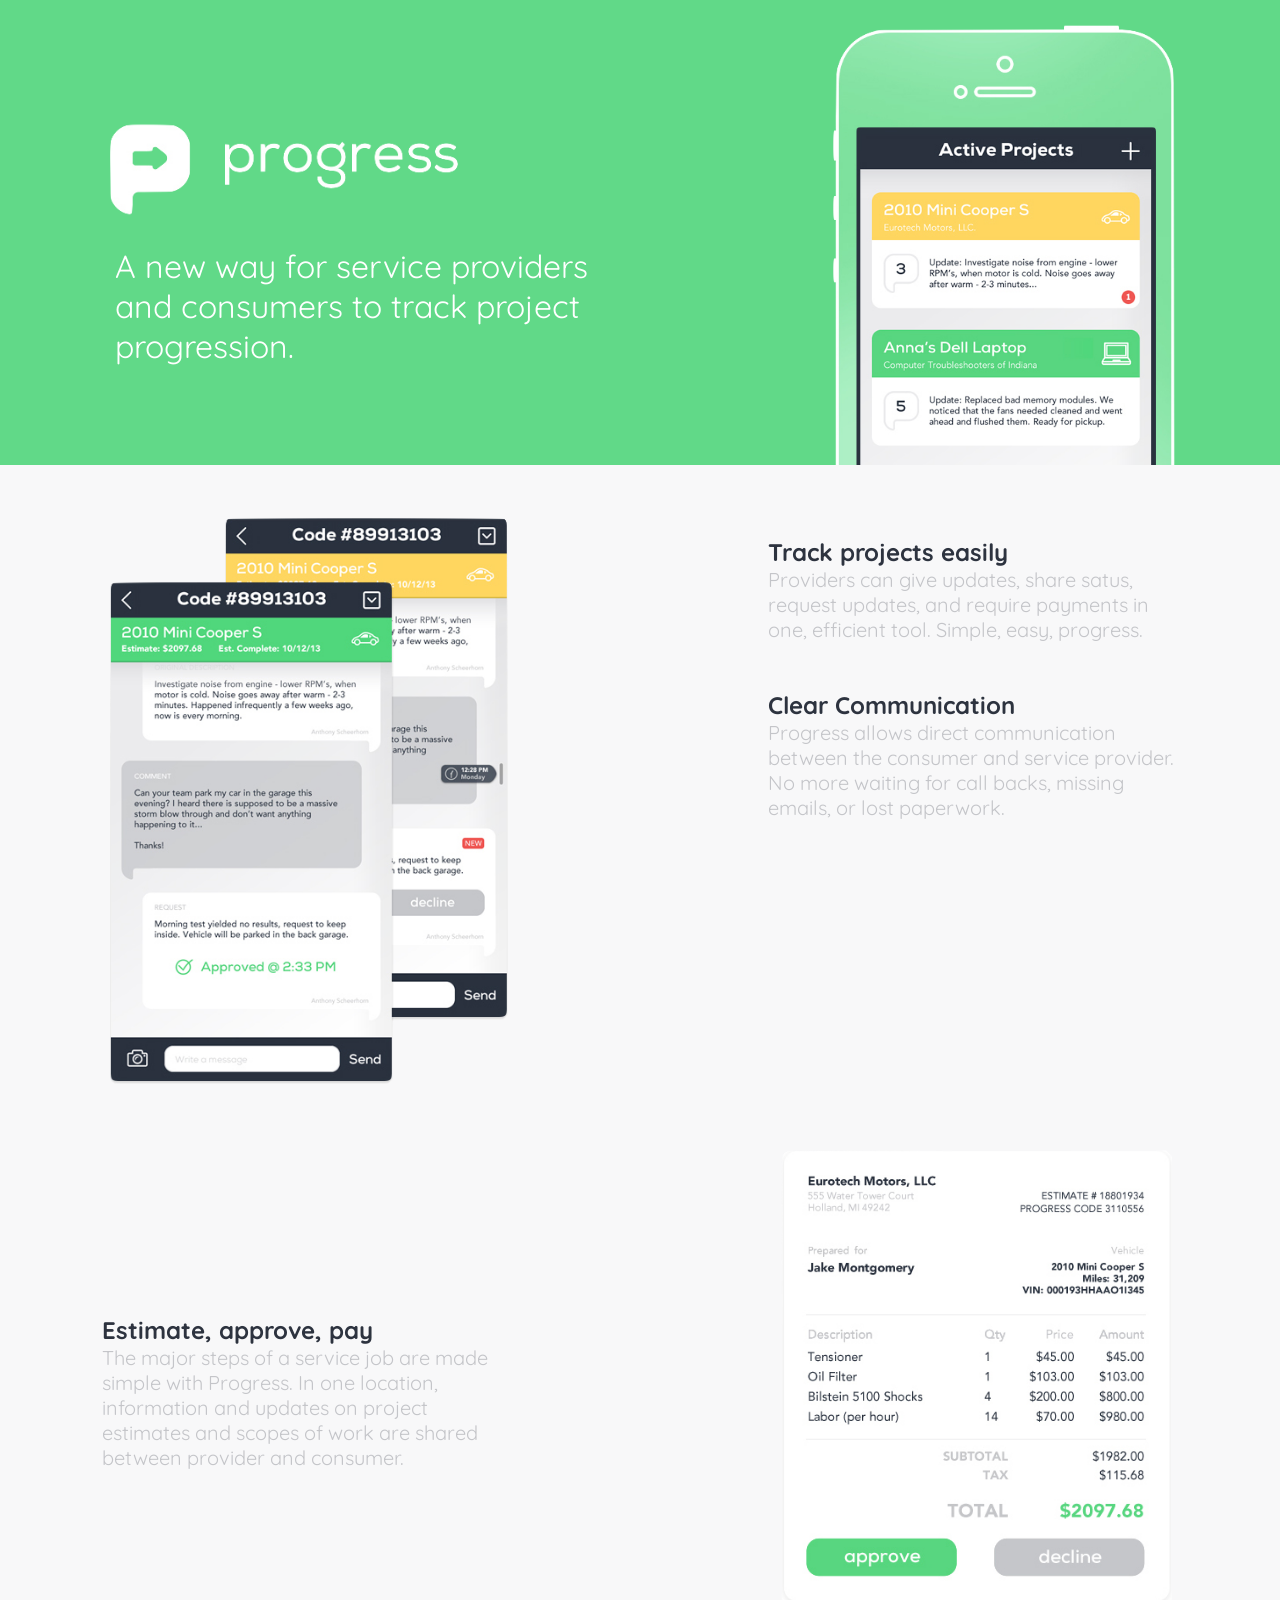
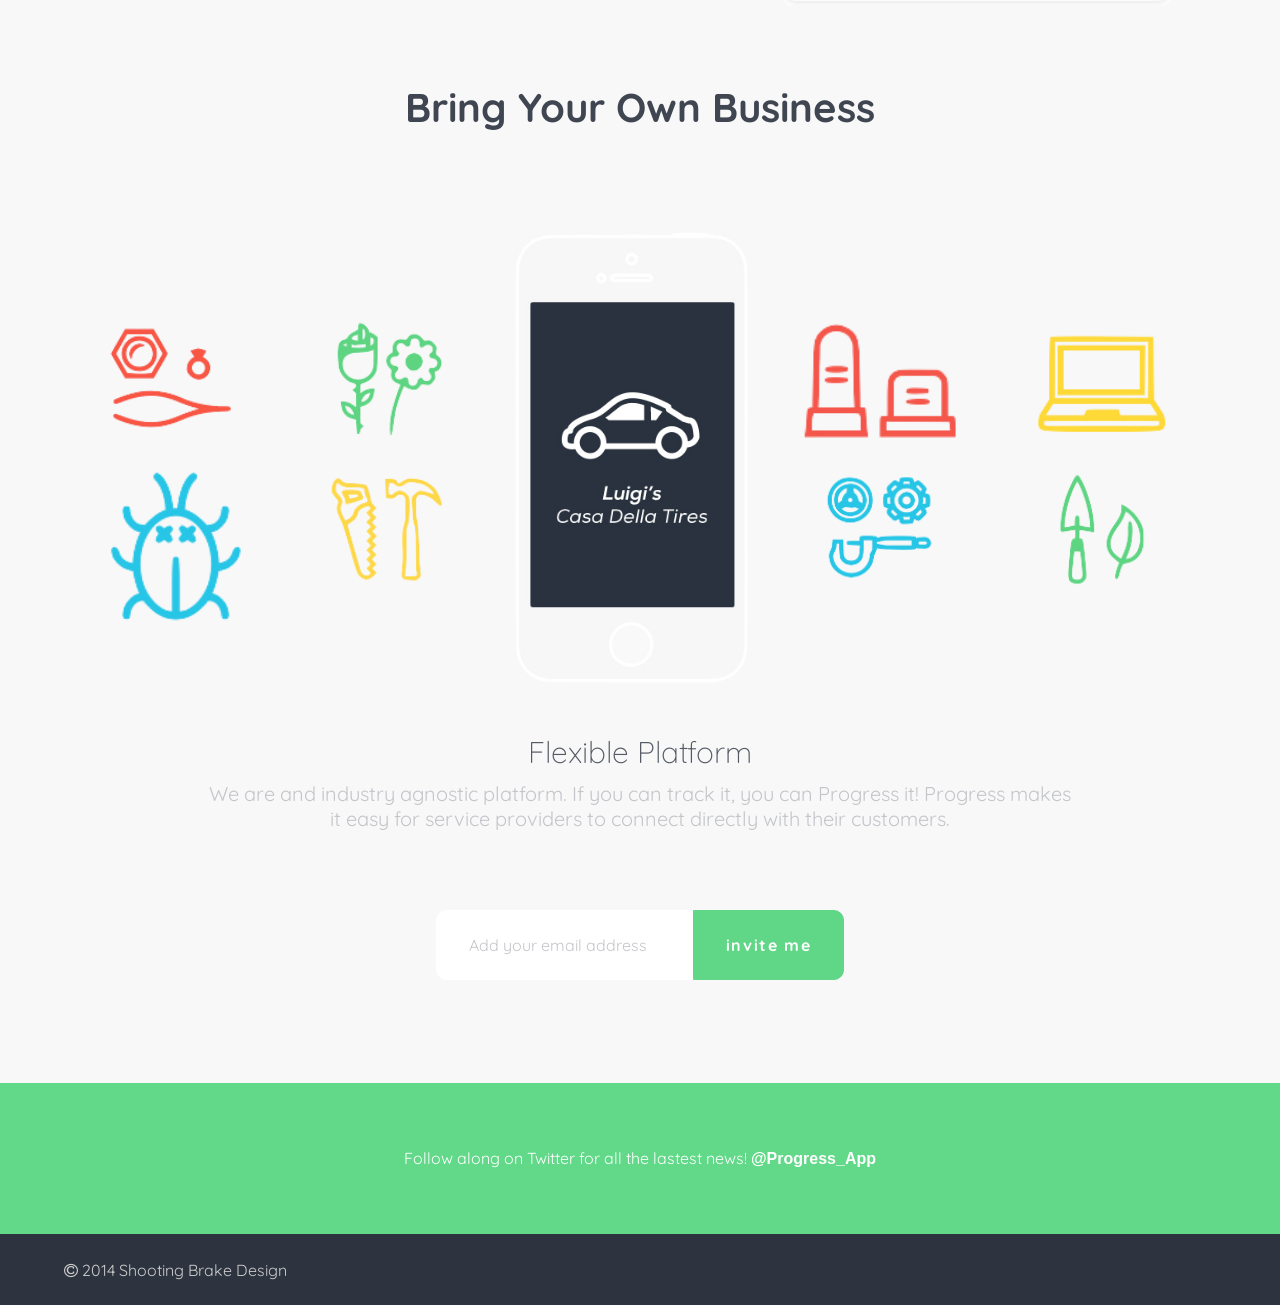
<file: index.html>
<!DOCTYPE html>
<html lang="en">

<head>
    <title></title>
    <meta charset="UTF-8">
    <meta name="viewport" content="width=device-width, initial-scale=1">
    <link href="css/style.css" rel="stylesheet">
    <link rel="stylesheet" href="components/hero/hero.css">
    <link rel="stylesheet" href="components/services/services.css">

    <link rel="stylesheet" href="components/description/description.css">
    <link rel="stylesheet" href="components/byob__icons/byob__icons__icon.css">
    <link rel="stylesheet" href="components/byob-form/byob-form.css">
    <link rel="stylesheet" href="components/byob/byob.css">

    <link rel="stylesheet" href="components/link/link.css">
    <link rel="stylesheet" href="components/follow-along/follow-along.css">
    <link rel="stylesheet" href="components/footer/footer.css">
    <link rel="stylesheet" href="css/font-awesome/css/font-awesome.min.css">

    <link href="https://fonts.googleapis.com/css?family=Quicksand" rel="stylesheet">
</head>

<body>
    <header class="hero">
        <div class="hero__title">
            <img src="components/hero/logo-progress.png" alt="icone" class="hero__logo">
            <p class="hero__text">A new way for service providers and consumers to track project progression.</p>
        </div>
        <img src="components/hero/phone-hero.png" alt="celular" class="hero__phone">
    </header>
    <section class="services">
        <section class="track-clear">
            <article class="description">
                <h2 class="description__title">Track projects easily</h2>
                <p class="description__paragraph">Providers can give updates, share satus, request updates, and require payments in one, efficient tool. Simple,
                    easy, progress.</p>
            </article>
            <img class="track-clear__code" src="components/services/code.png" alt="code mobile screenshots">

            <article class="description">
                <h2 class="description__title">Clear Communication</h2>
                <p class="description__paragraph">Progress allows direct communication between the consumer and service provider. No more waiting for call
                    backs, missing emails, or lost paperwork.</p>
            </article>
        </section>
        <section class="estimate">
            <img src="components/services/table.png" class="estimate__table" alt="table mobile screenshots">

            <article class="description">
                <h2 class="description__title">Estimate, approve, pay</h2>
                <p class="description__paragraph">The major steps of a service job are made simple with Progress. In one location, information and updates
                    on project estimates and scopes of work are shared between provider and consumer.</p>
            </article>
        </section>
    </section>

    <section class="byob">
        <h1 class="byob__title">Bring Your Own Business</h1>
        <article class="byob__icons">
            <div class="business-byob">
                <img class="business-byob__icon" src="images/icon1.png" alt="">
                <img class="business-byob__icon" src="images/icon2.png" alt="">
                <img class="business-byob__icon" src="images/icon5.png" alt="">
                <img class="business-byob__icon" src="images/icon6.png" alt="">
            </div>
            <figure>
                <img class="business-byob__icon--fone" src="images/phone.png" alt="">
            </figure>
            <div class="business-byob">
                <img class="business-byob__icon" src="images/icon3.png" alt="">
                <img class="business-byob__icon" src="images/icon4.png" alt="">
                <img class="business-byob__icon" src="images/icon7.png" alt="">
                <img class="business-byob__icon" src="images/icon8.png" alt="">
            </div>
        </article>
        <article class="description">
            <h2 class="description__title description__title--lighter">Flexible Platform</h2>
            <p class="description__paragraph">We are and industry agnostic platform. If you can track it, you can Progress it! Progress makes it easy for service
                providers to connect directly with their customers.</p>
        </article>
        <form class="byob-form">
            <input class="byob-form__input" type="text" name="email" value="Add your email address">
            <a href="" class="byob-form__button">invite me</a>
        </form>
    </section>

    <section class="follow-along">
        <p class="follow-along__description">Follow along on Twitter for all the lastest news!
            <a class="follow-along__link" href="">@Progress_App</a>
        </p>
    </section>
    <footer class="footer">
        <p>
            <i class="fa fa-copyright" aria-hidden="true"></i> 2014 Shooting Brake Design</p>
    </footer>
</body>

</html>
</file>
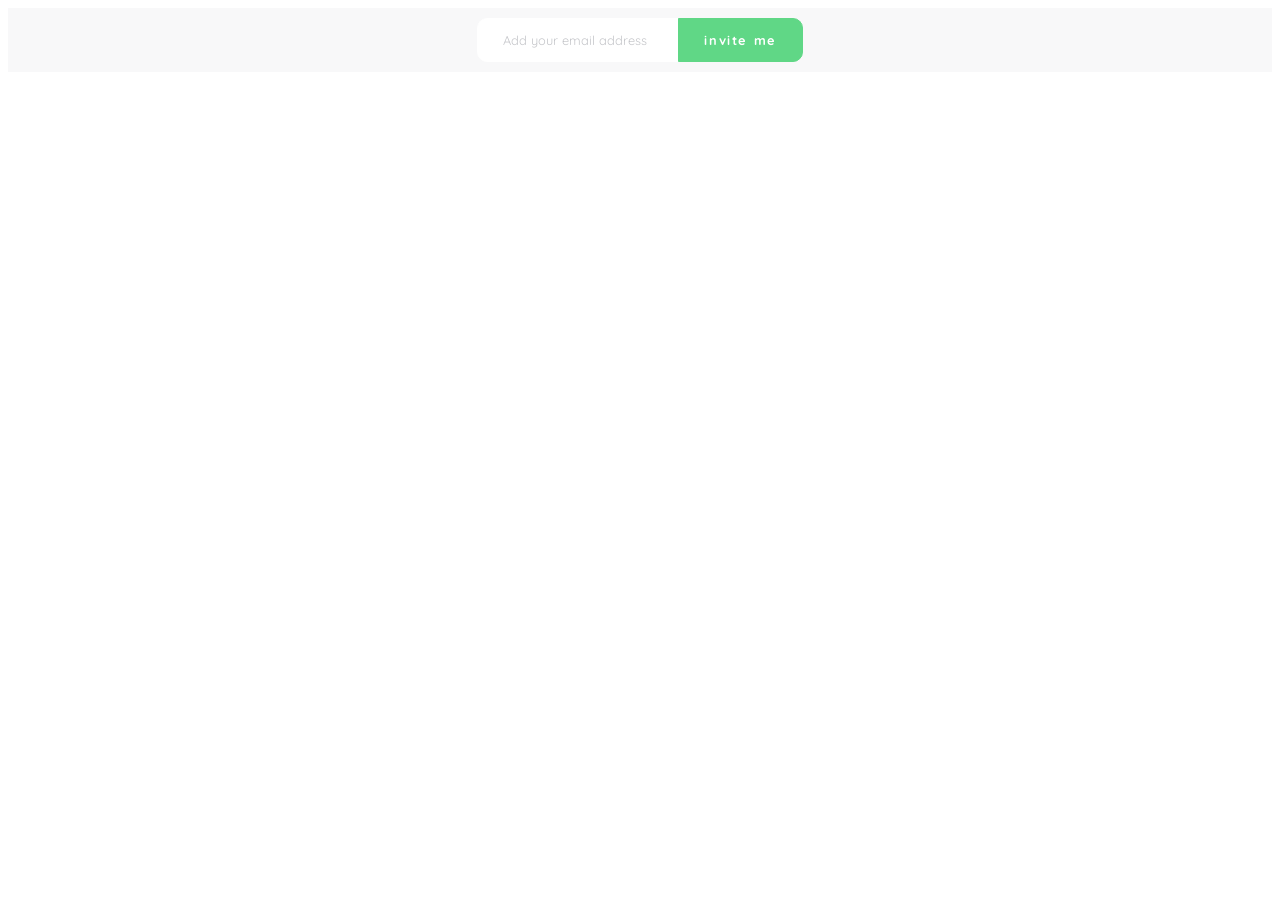
<file: components/byob-form/byob-form.html>
<!DOCTYPE html>
<html lang="en">

<head>
    <meta charset="UTF-8">
    <meta name="viewport" content="width=device-width, initial-scale=1.0">
    <meta http-equiv="X-UA-Compatible" content="ie=edge">
    <link rel="stylesheet" href="byob-form.css">
    <link href="https://fonts.googleapis.com/css?family=Quicksand" rel="stylesheet">
    <title>Progress - Byob Form</title>
</head>

<body>
    <form class="byob-form">
        <input class="byob-form__input" type="text" name="email" value="Add your email address">
        <a href="" class="byob-form__button">invite me</a>
    </form>
</body>
</file>
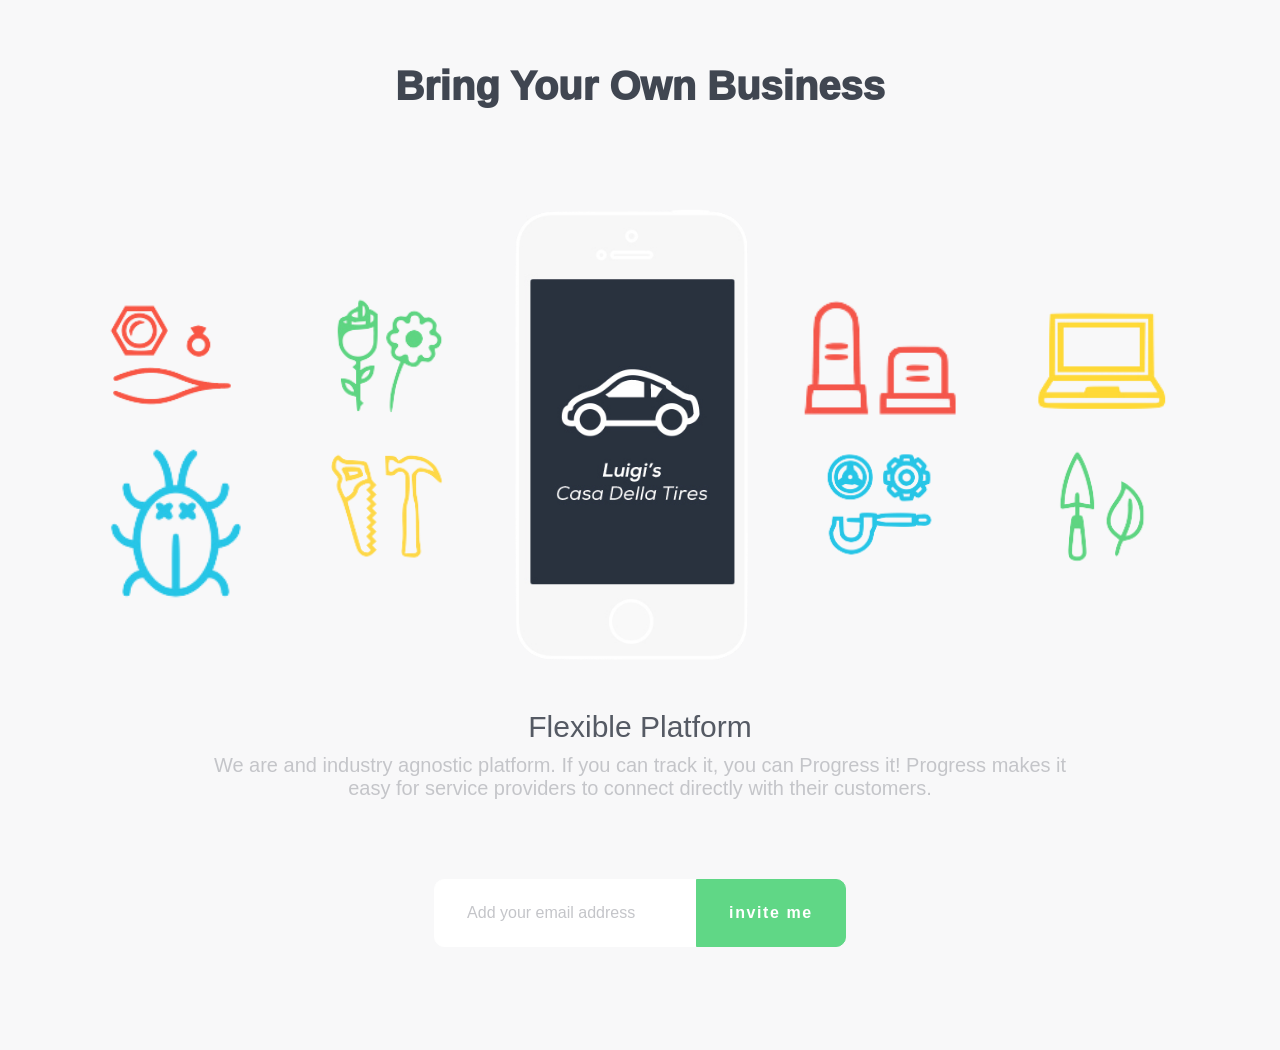
<file: components/byob/byob.html>
<!DOCTYPE html>
<html lang="pt-br">

<head>
    <meta charset="UTF-8">
    <meta name="viewport" content="width=device-width, initial-scale=1.0">
    <meta http-equiv="X-UA-Compatible" content="ie=edge">
    <link rel="stylesheet" href="../description/description.css">
    <link rel="stylesheet" href="../byob__icons/byob__icons__icon.css">
    <link rel="stylesheet" href="../byob-form/byob-form.css">
    <link rel="stylesheet" href="byob.css">
    <title>Progress - Byob Component</title>
</head>

<body>
    <section class="byob">
        <h1 class="byob__title">Bring Your Own Business</h1>
        <article class="byob__icons">
            <div class="business-byob">
                <img class="business-byob__icon" src="../../images/icon1.png" alt="">
                <img class="business-byob__icon" src="../../images/icon2.png" alt="">
                <img class="business-byob__icon" src="../../images/icon5.png" alt="">
                <img class="business-byob__icon" src="../../images/icon6.png" alt="">
            </div>
            <figure>
                <img class="business-byob__icon--fone" src="../../images/phone.png" alt="">
            </figure>
            <div class="business-byob">
                <img class="business-byob__icon" src="../../images/icon3.png" alt="">
                <img class="business-byob__icon" src="../../images/icon4.png" alt="">
                <img class="business-byob__icon" src="../../images/icon7.png" alt="">
                <img class="business-byob__icon" src="../../images/icon8.png" alt="">
            </div>
        </article>
        <article class="description">
            <h2 class="description__title description__title--lighter">Flexible Platform</h2>
            <p class="description__paragraph">We are and industry agnostic platform. If you can track it, you can Progress it! Progress makes it easy for service providers to connect directly with their customers.</p>
        </article>
        <form class="byob-form">
            <input class="byob-form__input" type="text" name="email" value="Add your email address">
            <a href="" class="byob-form__button">invite me</a>
        </form>
    </section>
</body>

</html>
</file>
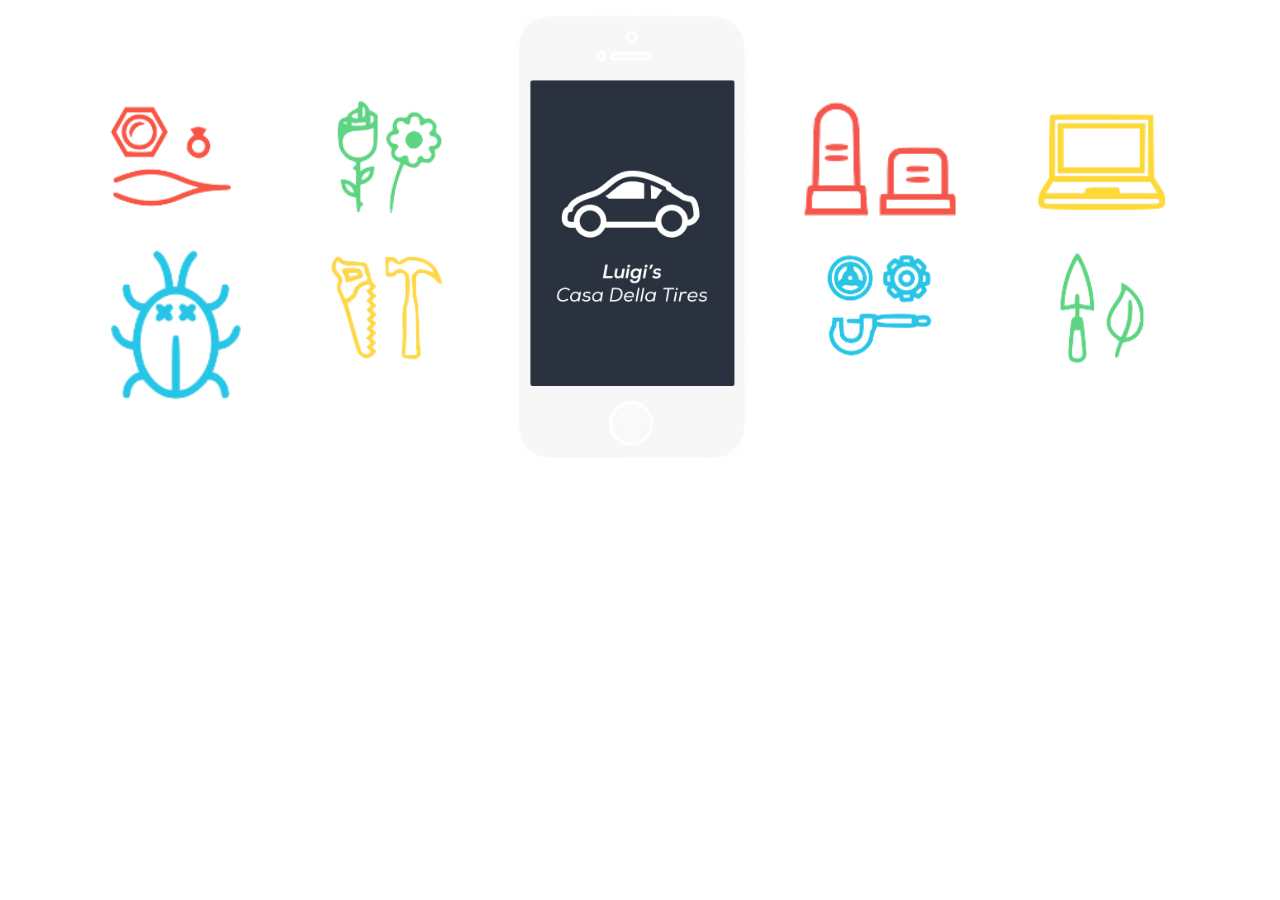
<file: components/byob__icons/byob__icons__icon.html>
<!DOCTYPE html>
<html lang="pt-br">

<head>
    <meta charset="UTF-8">
    <meta name="viewport" content="width=device-width, initial-scale=1.0">
    <meta http-equiv="X-UA-Compatible" content="ie=edge">
    <link rel="stylesheet" href="../../css/font-awesome/css/font-awesome.min.css">
    <link rel="stylesheet" href="byob__icons__icon.css">
    <title>Document</title>
</head>

<body>
    <section class="byob__icons">
        <div class="business-byob">
            <img class="business-byob__icon" src="../../images/icon1.png" alt="">
            <img class="business-byob__icon" src="../../images/icon2.png" alt="">
            <img class="business-byob__icon" src="../../images/icon5.png" alt="">
            <img class="business-byob__icon" src="../../images/icon6.png" alt="">
        </div>
        <figure>
            <img class="business-byob__icon--fone" src="../../images/phone.png" alt="">
        </figure>
        <div class="business-byob">
            <img class="business-byob__icon" src="../../images/icon3.png" alt="">
            <img class="business-byob__icon" src="../../images/icon4.png" alt="">
            <img class="business-byob__icon" src="../../images/icon7.png" alt="">
            <img class="business-byob__icon" src="../../images/icon8.png" alt="">
        </div>
    </section>
</body>

</html>
</file>
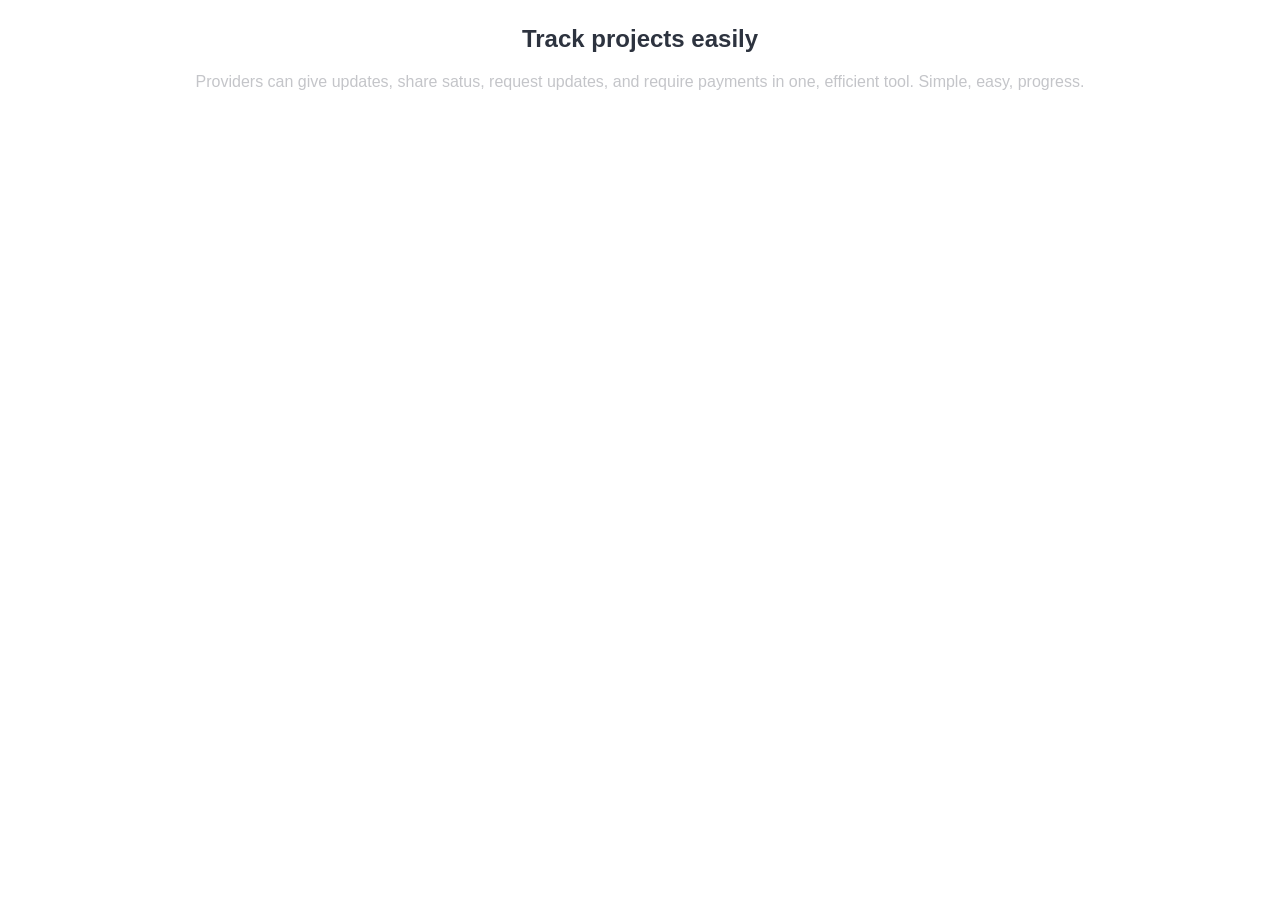
<file: components/description/description.html>
<!DOCTYPE html>
<html lang="en">
<head>
    <meta charset="UTF-8">
    <meta name="viewport" content="width=device-width, initial-scale=1.0">
    <meta http-equiv="X-UA-Compatible" content="ie=edge">
    <link rel="stylesheet" href="description.css">
    <title>Description</title>
</head>
<body>
    <article class="description">
        <h2 class="description__title">Track projects easily</h2>
        <p class="description__paragraph">Providers can give updates, share satus, request updates, and require payments in one, efficient tool. Simple, easy, progress.</p>
    </article>
</body>
</html>
</file>
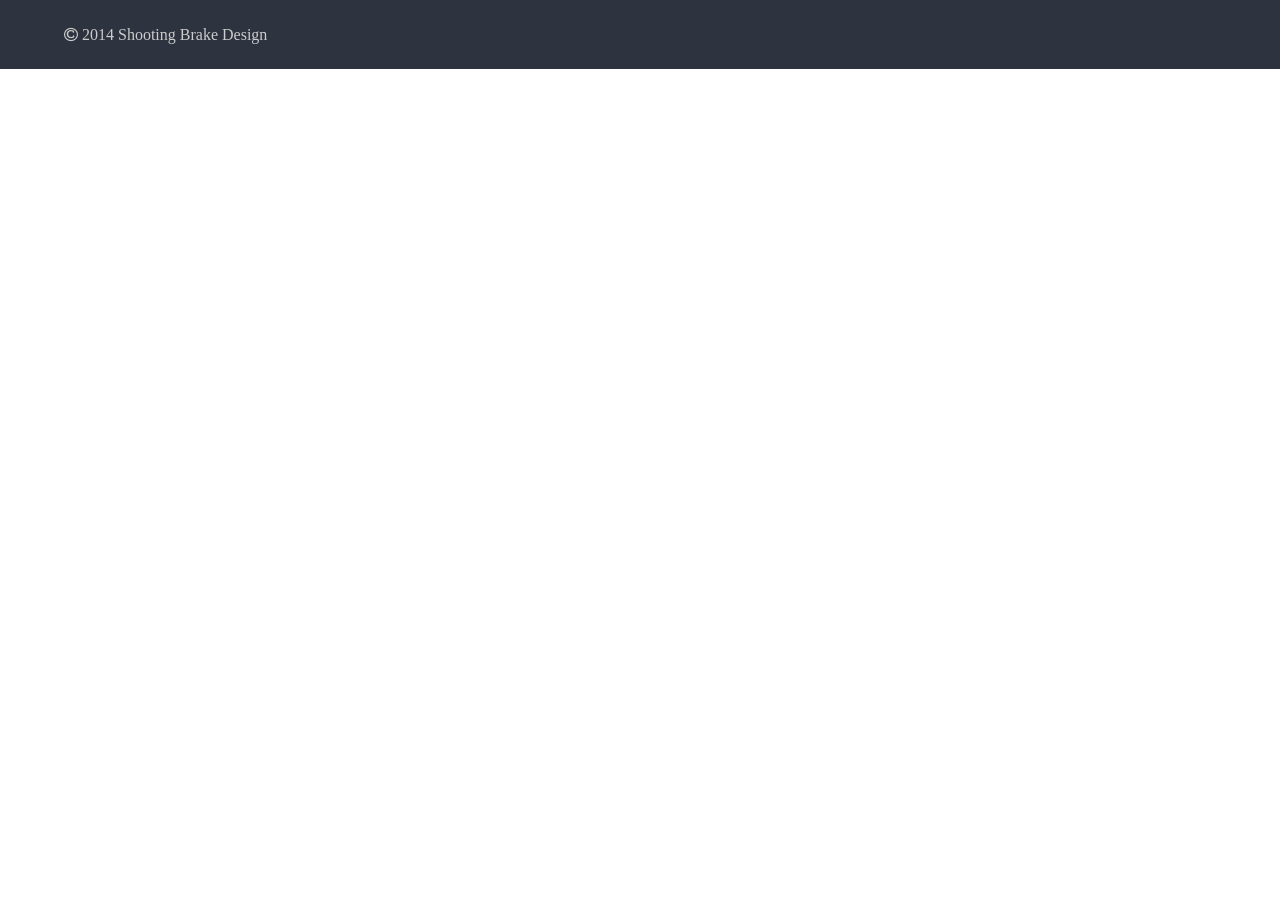
<file: components/footer/footer.html>
<!DOCTYPE html>
<html lang="en">
<head>
    <meta charset="UTF-8">
    <meta name="viewport" content="width=device-width, initial-scale=1.0">
    <meta http-equiv="X-UA-Compatible" content="ie=edge">
    <title>Document</title>
    <link rel="stylesheet" href="footer.css">
    <link rel="stylesheet" href="../../css/font-awesome/css/font-awesome.min.css">
</head>
<body>
    <footer class="footer">
        <p><i class="fa fa-copyright" aria-hidden="true"></i> 2014 Shooting Brake Design</p>
    </footer>
</body>
</html>
</file>
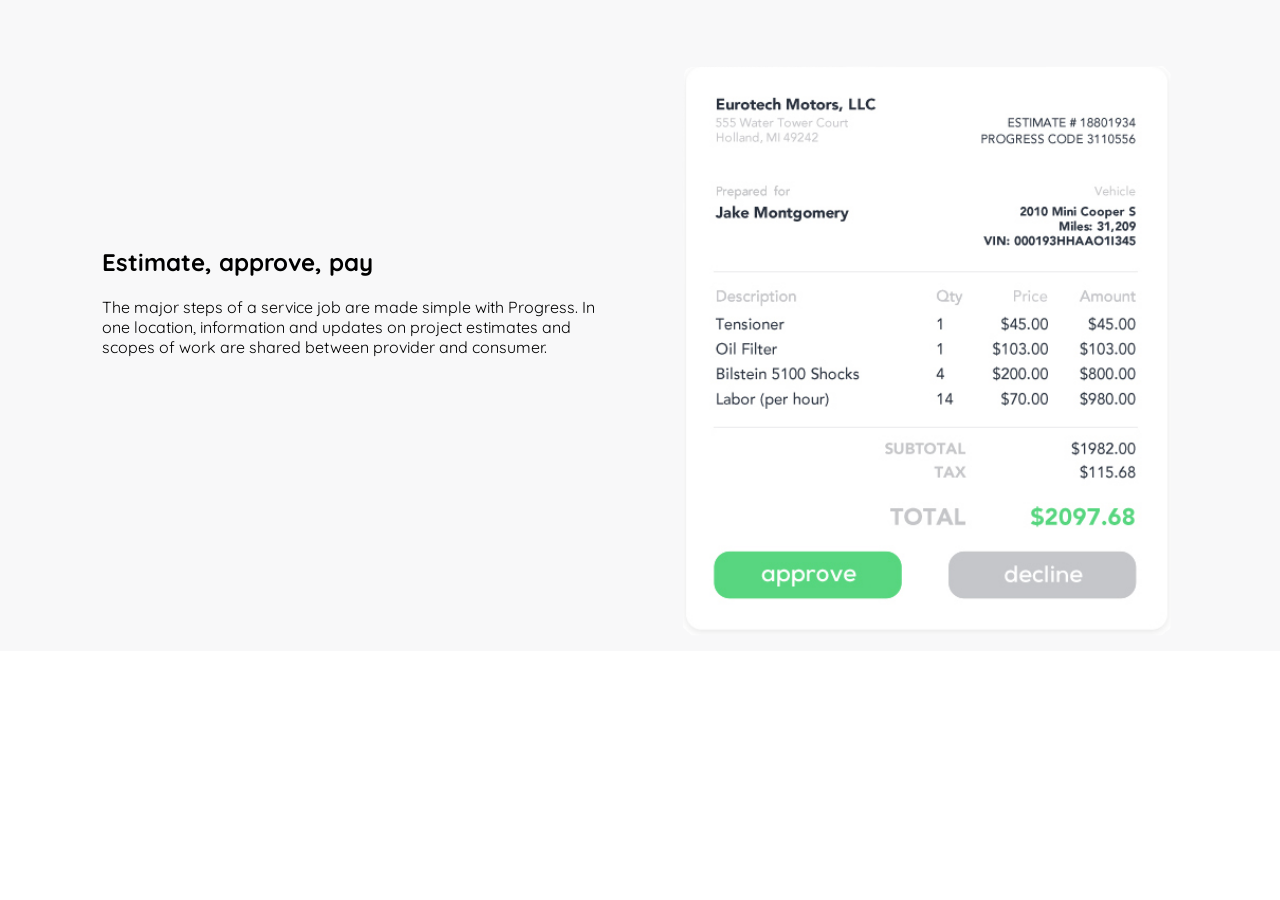
<file: components/services-estimate/services-estimate.html>
<!DOCTYPE html>
<html lang="en">

<head>
    <meta charset="UTF-8">
    <meta name="viewport" content="width=device-width, initial-scale=1.0">
    <meta http-equiv="X-UA-Compatible" content="ie=edge">
    <link href="https://fonts.googleapis.com/css?family=Quicksand:400,700" rel="stylesheet">
    <link rel="stylesheet" href="services-estimate.css">
    <title>Services Estimate</title>
</head>

<body>
    <section class="estimate">
        <img src="table.png" class="estimate__table" alt="table mobile screenshots">

        <article class="description">
            <h2 class="description__title">Estimate, approve, pay</h2>
            <p class="description__paragraph">The major steps of a service job are made simple with Progress. In one location, information and updates on project estimates and scopes of work are shared between provider and consumer.</p>
        </article>
    </section>
</body>

</html>
</file>
<file: css/style.css>
/* Example */
* {
	margin: 0;
	padding: 0;
	-webkit-box-sizing: border-box;
	-moz-box-sizing: border-box;
	box-sizing: border-box;
	list-style: none;
	text-decoration: none;
}

#test{    
    font-family: 'Quicksand', sans-serif;
    color: #F8F8F9;
    color: #5C5D5D;
    color: #61D988;
    color: #CDD8C5;
	color: #2D333F;
	color: #c4c5c9;
}
</file>
<file: components/hero/hero.css>
html body {
    margin: 0;
    width: 100%;
    font-family: 'Quicksand', sans-serif;

}

.hero {
    padding: 1rem 3rem 0 3rem;
    display: flex;
    flex-direction: column;
    align-items: center;
    background-size: 100%; 
    background-color: #61d988;
    color: #fff;
}

.hero__text {
    font-size: 1.2rem;
    text-align: center
}

.hero__logo {
    max-width: 13rem;
    max-height: 8rem;
    width: auto;
    height: auto;     
}

.hero__phone {
    padding-top: 1rem;
    max-width: 15rem;
    max-height: 20rem;
    width: auto;
    height: auto;
}

@media (min-width: 768px) {

    .hero {
        padding: 1.3rem 1rem 0 1.5rem;
        flex-direction: row;
        align-items: flex-start;
    }

    .hero__title {
        margin: 1rem 2rem 0.5rem 0;
    }

    .hero__logo {
        max-width: 20rem;
        max-height: 15rem;
    }

    .hero__text {
        margin: 0;
        padding: 0 8rem 1.5rem 1rem;
        font-size: 2rem;
        text-align: left;
    }

    .hero__phone {
        padding-top: 2rem;
        max-width: 20rem;
        max-height: 25rem;
    }
}

@media (min-width: 992px) {

    .hero__title {
        margin: 5rem 1rem 0.5rem 0;
    }

    .hero__text {
        padding: 0 6rem 1.5rem 1rem;
    }

    .hero__phone {
        padding: 0;
        max-width: 25rem;
        max-height: 30rem;
    }

}

@media (min-width: 1200px) {

    .hero { 
        justify-content: space-around;
    }

    .hero__title {
        margin: 5rem 1rem 0.5rem 2rem;
        max-width: 50%;
    }

    .hero__logo {
        max-width: 23rem;
        max-height: 20rem;
    }

    .hero__phone {
        padding-right: 2rem;
    }
}
</file>
<file: components/services/services.css>
body {
    height: 100%; 
    width: 100%;
    margin: 0;
    padding: 0;
    font-family: 'Quicksand', sans-serif;

}

/* DESCRIPTION CSS */


.description {
    padding: 15px;
    text-align: center;
}

.description__title, .description__paragraph {
    padding: 10px;
}

/* SERVICES TRACK CLEAR CSS */

.track-clear {
    background-color: #F8F8F9;
    display: flex;
    align-items: center;
    flex-direction: column;
}

.track-clear .description {
    padding: 1.5rem 0 1.5rem 0;
    width: 65%;
   
}

.track-clear .description__title, .track-clear .description__paragraph {
    padding: 0;
}

.track-clear__code {
    width: 65%;
}

/* SERVICES ESTIMATE CSS */

.estimate {
    background-color: #F8F8F9;
    display: flex;
    align-items: center;
    flex-direction: column;
}

.estimate .description {
    padding: 1.5rem 0 1.5rem 0;
    width: 65%;
   
}

.estimate .description__title, .estimate .description__paragraph {
    padding: 0;
}

.estimate__table {
width: 65%;
}

/* RESPONSIVE CSS */

@media screen and (min-width: 768px) {

/* SERVICES RESPONSIVE CSS */ 
    .services {
    background-color: #F8F8F9;
    }

/* SERVICES TRACK CLEAR RESPONSIVE CSS */

    .track-clear {
    display: block;
    clear: both;
    padding-top: 3rem;
    }
    
    .track-clear .description {
    width: 40%;
    float: right;
    padding-right: 8%;
    text-align: left;
    }
    
    .track-clear__code {
    width: 40%;
    float: left;
    padding-left: 8%;
    }

/* SERVICES ESTIMATE RESPONSIVE CSS */

    .estimate {
    display: block;
    clear: both;
    padding-top: 3rem;
    overflow: hidden;
    }

    .estimate .description {
    width: 40%;
    float: left;
    padding: 14% 0 0 8%;
    text-align: left;
    }

    .estimate__table {
    width: 40%;
    float: right;
    padding-right: 8%;
    }
    
    
}
</file>
<file: components/description/description.css>
* {
    margin: 0;
    padding: 0;
    font-family: 'Quicksand', sans-serif;
}

.description {
    padding: 15px;
    flex: 1;
    text-align: center;
    
}

.description__title, .description__paragraph {
    padding: 10px;
    
}

.description__title {
    color:#2d333f;
    font-weight: bold;
}

.description__paragraph {
    color: #c4c5c9;
}
</file>
<file: components/byob__icons/byob__icons__icon.css>
*{
    margin: 0;
    padding: 0;
    box-sizing: border-box;
}

.business-byob__icon,
.business-byob__icon--fone{
    width: 100%;
    height: auto;
}

.byob__icons{
    display: flex;
    padding: 0 20%;
    justify-content: center
}

.business-byob{
    display: flex;
    flex-direction: column;
}

@media screen and (min-width: 768px) {
    .byob__icons{
        padding: 0 5%;
    }
}

@media screen and (min-width: 992px) {
    .byob__icons{
        padding: 0 5%;
        align-items: center;
    }
    .business-byob__icon{
        width: 35%;
        height: 33%;
    }
    .business-byob{
        flex-flow: row wrap;
        justify-content: space-around;
    }
}
</file>
<file: components/byob-form/byob-form.css>
form{
    display: flex;
    justify-content: center;
    background-color: #f8f8f9;
    width: 100%;
    height: 4rem;
}
.byob-form__input {
    padding: 1em 2em;
    border-radius: 10px 0px 0px 10px; 
    border: 1px solid #FFFFFF;
    font-family: 'Quicksand', sans-serif;
    font-size: 0.8rem;
    background-color: #FFFFFF;
    color: #c4c5c9;
    /* height: 1rem; */
    align-self: center;
}

.byob-form__button {
    padding: 1em 2em;
    border-radius: 0px 10px 10px 0px; 
    border: 1px solid #60D786;
    font-family: 'Quicksand', sans-serif;
    font-size: 0.8rem;
    font-weight: bold;
    text-decoration: none;
    background-color: #60D786;
    color: #fff;
    margin-left: -4px;
    letter-spacing: 0.1rem;
    /* height: 1rem; */
    align-self: center;
}
</file>
<file: components/byob/byob.css>
* {
	margin: 0;
	padding: 0;
	-webkit-box-sizing: border-box;
	-moz-box-sizing: border-box;
	box-sizing: border-box;
	list-style: none;
    text-decoration: none;
    font-family: 'Quicksand', sans-serif;
}

.byob {
    background-color: #F8F8F9;
}

.byob__title {
    width: 220px;
    margin: 0 auto;
    padding: 7% 0 7% 0;
    font-size: 30px;
    font-weight: 1000;
    flex: 1;
    text-align: center;
    color: #2D333F;
    opacity: 0.8;
}

.description__title--lighter {
    font-weight: 300;
    opacity: 0.8;
}

.description__paragraph {
    padding: 0 15% 5% 15%;
}

.byob-form {
    padding: 5% 0 15% 0;
}

@media screen and (min-width: 768px) {
    .byob__title {
        width: 400px;
        padding: 10% 0 7% 0;
        font-size: 40px;
        flex: 1;
        text-align: center;
        color: #2D333F;
        opacity: 0.9;
    }
    
    .description__title--lighter {
        font-size: 30px;
    }

    .description__paragraph {
        font-size: 20px;
    }

    .byob-form {
        height: 110%;
    }

    .byob-form__input {
        padding: 1.5em 2em;
        font-size: 1rem;
    }

    .byob-form__button {
        padding: 1.5em 2em;
        font-size: 1rem;
    }

    .description__paragraph {
        padding: 0 15% 0 15%; 
    }

    .byob-form {
        padding: 5% 0 10% 0;
    }
}  

@media screen and (min-width: 992px) {
    .byob__title {
        width: 500px;
        padding: 5% 0 7% 0;
        font-size: 40px;
        flex: 1;
        text-align: center;
        color: #2D333F;
        opacity: 0.9;
    }

    .description__paragraph {
        padding: 0 15% 0 15%; 
    }

    .byob-form {
        padding: 5% 0 8% 0;
    }
}
</file>
<file: components/link/link.css>
.follow-along__link {
    font-weight: bold;
    text-decoration: none;
    font-family: 'Archivo Black', sans-serif; 
}
</file>
<file: components/follow-along/follow-along.css>
* {
    box-sizing: border-box;
    padding: 0;
    margin: 0;
}

.follow-along {
    background-color: #61D988;
    color: #ffffff;
    text-align: center;
    padding: 6%;
}

.follow-along__description {
    padding: 0 25%;
    line-height: 140%; 
}

.follow-along__link {
    font-weight: bold;
    text-decoration: none;
    font-family: 'Archivo Black', sans-serif; 
    color: #ffffff;
}

@media screen and (min-width: 768px) {
    .follow-along {
        padding: 5%;
    }

    .follow-along__description {
        padding: 0 5%;
    }
}
</file>
<file: components/footer/footer.css>
* {
    box-sizing: border-box;
    padding: 0;
    margin: 0;
}

.footer {
    width: 100%;
    background-color: #2D333F;
    color: #ccc;
    text-align: center;
    padding: 5% 0;
}

@media screen and (min-width: 768px) {
    .footer {
        text-align: left;
        padding: 3% 5%;
    }
}

@media screen and (min-width: 992px) {
    .footer {
        padding: 2% 5%;
    }
}
</file>
<file: components/services-estimate/services-estimate.css>
body {
    height: 100%; 
    width: 100%;
    margin: 0;
    padding: 0;
    font-family: 'Quicksand', sans-serif;

}

/* DESCRIPTION CSS */


.description {
    padding: 15px;
    text-align: center;
}

.description__title, .description__paragraph {
    padding: 10px;
}

/* SERVICES CSS */

.estimate {
    background-color: #F8F8F9;
    display: flex;
    align-items: center;
    flex-direction: column;
}

.estimate .description {
    padding: 1.5rem 0 1.5rem 0;
    width: 65%;
   
}

.estimate .description__title, .estimate .description__paragraph {
    padding: 0;
}

.estimate__table {
width: 65%;
}

/* RESPONSIVE CSS */

@media screen and (min-width: 768px) {
    .estimate {
    display: block;
    position: absolute;
    padding-top: 3rem;
      
    }
    .estimate .description {
    width: 40%;
    float: left;
    padding: 14% 0 0 8%;
    text-align: left;
    }
    .estimate__table {
    width: 40%;
    float: right;
    padding-right: 8%;
    }

}
</file>
